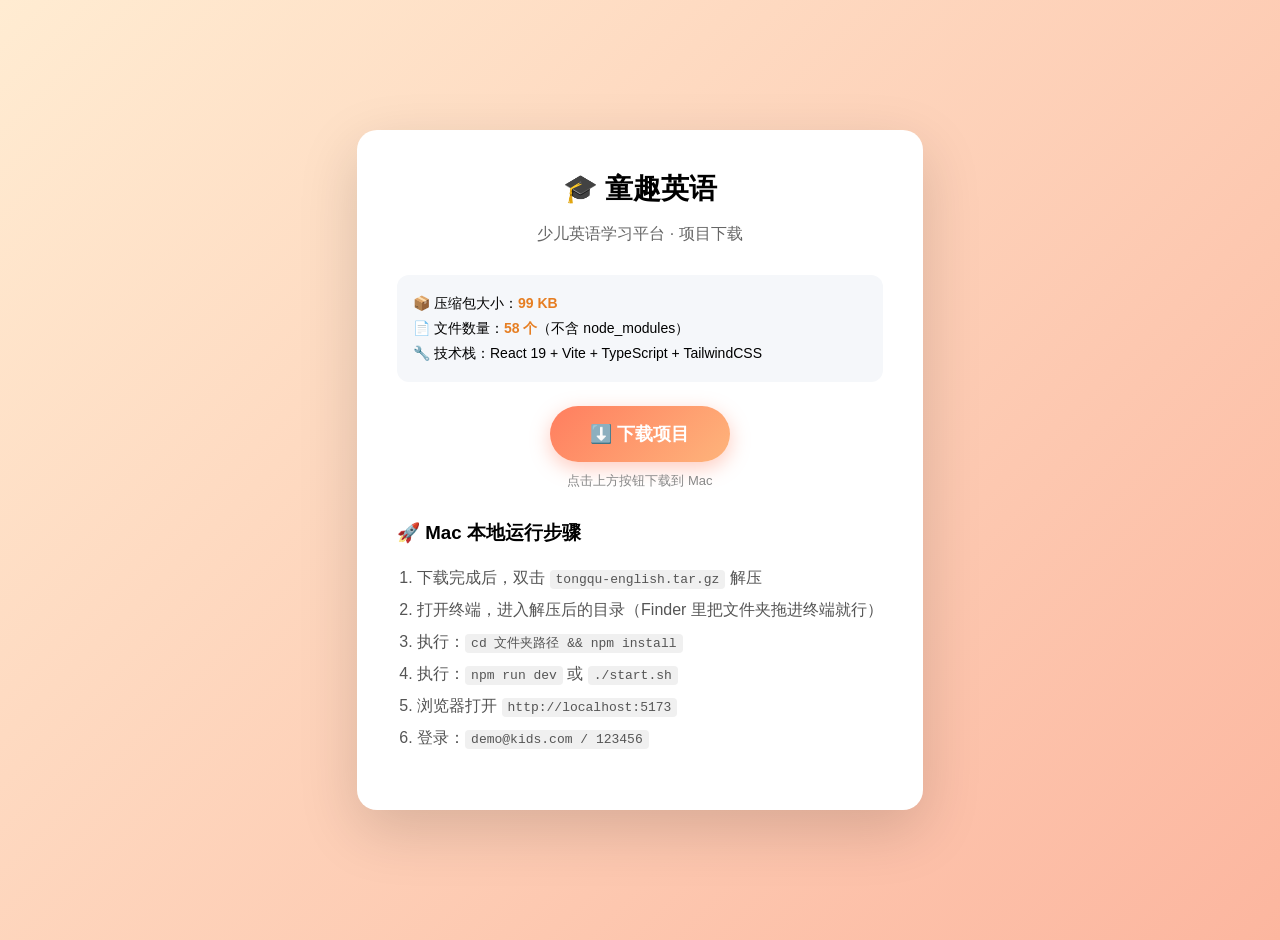
<file: download.html>
<!doctype html>
<html lang="zh-CN">
<head>
<meta charset="UTF-8">
<title>🎓 童趣英语 - 项目下载</title>
<meta name="viewport" content="width=device-width, initial-scale=1">
<style>
  body { font-family: -apple-system, BlinkMacSystemFont, 'Segoe UI', sans-serif;
         background: linear-gradient(135deg,#ffecd2,#fcb69f); min-height:100vh;
         display:flex; align-items:center; justify-content:center; margin:0; padding:20px; }
  .card { background:#fff; border-radius:20px; padding:40px; max-width:500px;
          box-shadow:0 20px 60px rgba(0,0,0,.15); text-align:center; }
  h1 { margin:0 0 8px; font-size:28px; }
  .sub { color:#666; margin-bottom:30px; }
  .info { background:#f5f7fa; border-radius:12px; padding:16px; margin-bottom:24px;
          text-align:left; font-size:14px; line-height:1.8; }
  .info b { color:#e67e22; }
  .info code { background:#eee; padding:2px 6px; border-radius:4px; font-size:13px; }
  a.download { display:inline-block; background:linear-gradient(135deg,#ff7e5f,#feb47b);
               color:#fff; text-decoration:none; padding:16px 40px; border-radius:50px;
               font-size:18px; font-weight:600; box-shadow:0 6px 20px rgba(255,126,95,.4);
               transition:transform .2s; }
  a.download:hover { transform:translateY(-2px); }
  a.download:active { transform:translateY(0); }
  .size { margin-top:10px; color:#888; font-size:13px; }
  .steps { margin-top:30px; text-align:left; }
  .steps h3 { margin-bottom:12px; }
  .steps ol { padding-left:20px; line-height:2; color:#555; }
  .steps code { background:#f0f0f0; padding:2px 6px; border-radius:4px;
                font-family:Menlo,Consolas,monospace; font-size:13px; }
</style>
</head>
<body>
<div class="card">
  <h1>🎓 童趣英语</h1>
  <p class="sub">少儿英语学习平台 · 项目下载</p>

  <div class="info">
    📦 压缩包大小：<b>99 KB</b><br>
    📄 文件数量：<b>58 个</b>（不含 node_modules）<br>
    🔧 技术栈：React 19 + Vite + TypeScript + TailwindCSS
  </div>

  <a class="download" href="/tongqu-english.tar.gz" download>⬇️ 下载项目</a>
  <p class="size">点击上方按钮下载到 Mac</p>

  <div class="steps">
    <h3>🚀 Mac 本地运行步骤</h3>
    <ol>
      <li>下载完成后，双击 <code>tongqu-english.tar.gz</code> 解压</li>
      <li>打开终端，进入解压后的目录（Finder 里把文件夹拖进终端就行）</li>
      <li>执行：<code>cd 文件夹路径 && npm install</code></li>
      <li>执行：<code>npm run dev</code> 或 <code>./start.sh</code></li>
      <li>浏览器打开 <code>http://localhost:5173</code></li>
      <li>登录：<code>demo@kids.com / 123456</code></li>
    </ol>
  </div>
</div>
</body>
</html>
</file>
